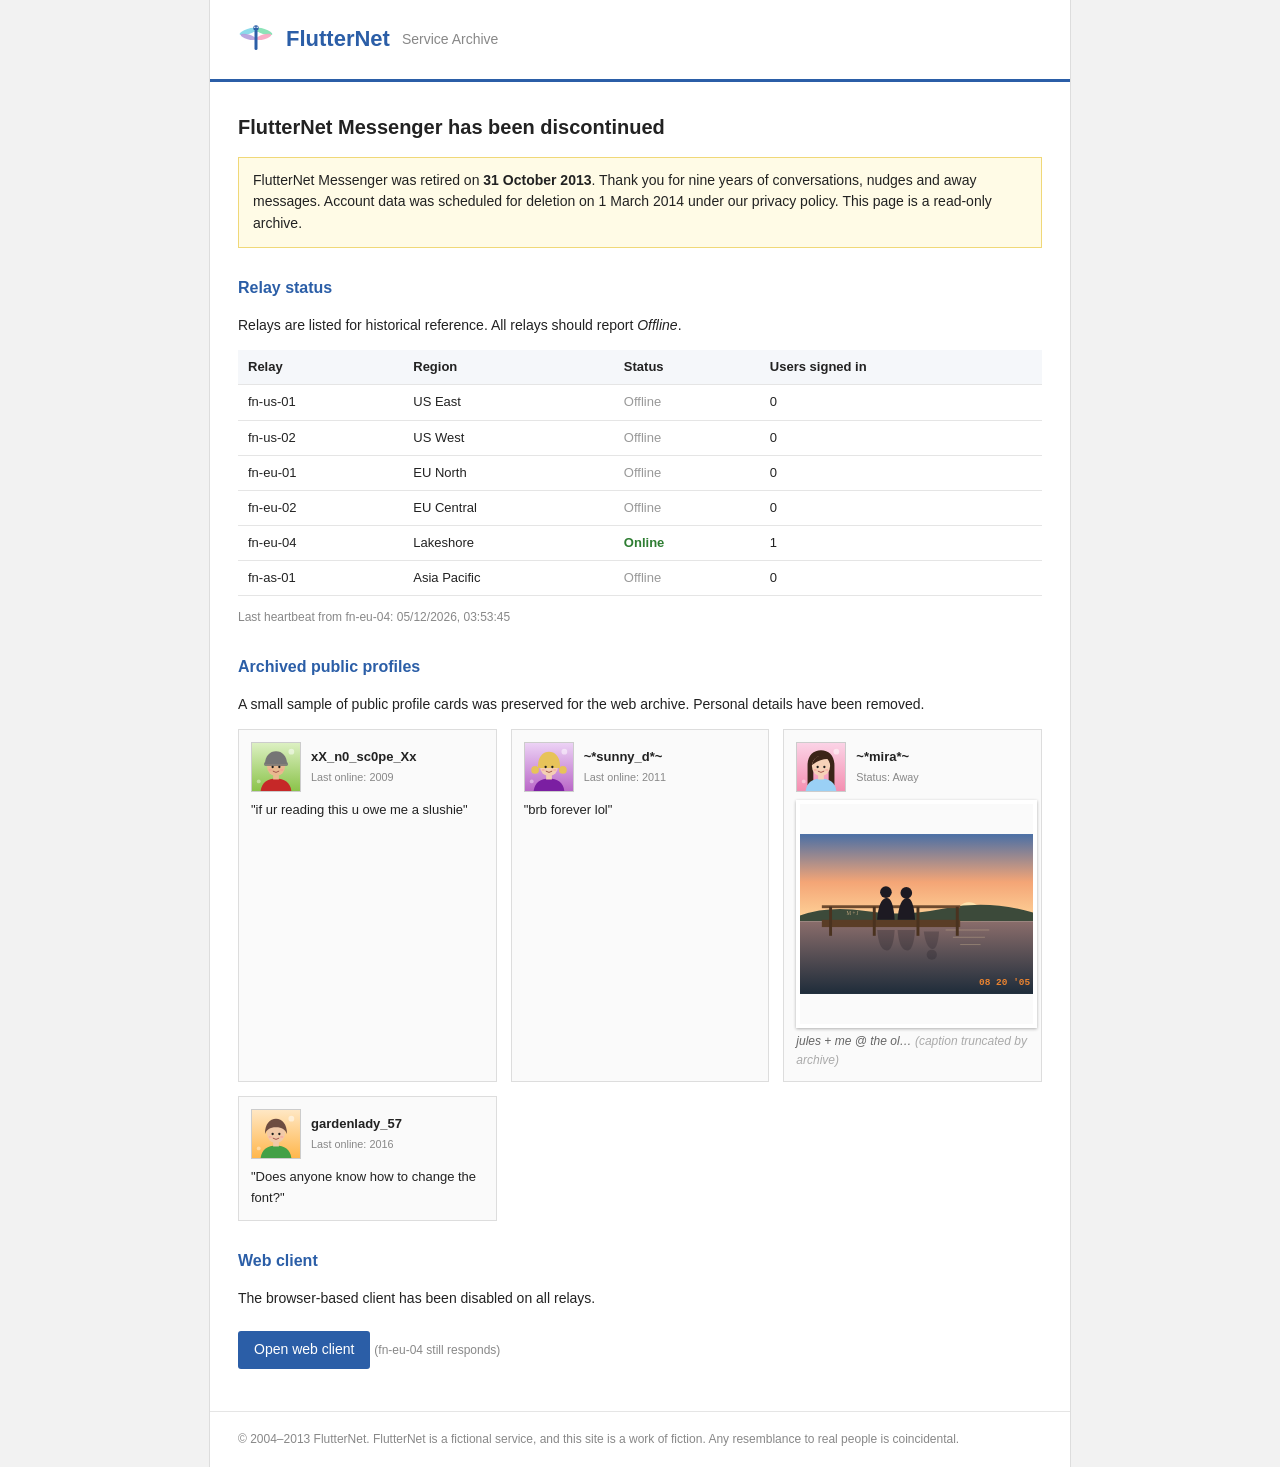
<file: index.html>
<!doctype html>
<html lang="en">
<head>
<meta charset="utf-8">
<meta name="viewport" content="width=device-width, initial-scale=1">
<title>FlutterNet Service Archive</title>
<meta name="description" content="FlutterNet Messenger was discontinued in 2013. Service archive and relay status.">
<meta name="theme-color" content="#2b5ea7">
<link rel="icon" href="data:image/svg+xml,%3Csvg xmlns='http://www.w3.org/2000/svg' viewBox='0 0 120 110'%3E%3Cellipse cx='34' cy='40' rx='30' ry='9' transform='rotate(-18 34 40)' fill='%237fd6e8'/%3E%3Cellipse cx='86' cy='40' rx='30' ry='9' transform='rotate(18 86 40)' fill='%2380e0b0'/%3E%3Cellipse cx='34' cy='58' rx='26' ry='8' transform='rotate(16 34 58)' fill='%23b39ddb'/%3E%3Cellipse cx='86' cy='58' rx='26' ry='8' transform='rotate(-16 86 58)' fill='%23f8a5c2'/%3E%3Crect x='55' y='34' width='10' height='68' rx='5' fill='%232b5ea7'/%3E%3Ccircle cx='60' cy='28' r='9' fill='%232b5ea7'/%3E%3C/svg%3E">
<style>
  body { margin: 0; background: #f2f2f2; color: #222; font: 14px/1.55 Arial, Helvetica, sans-serif; }
  .page { max-width: 860px; margin: 0 auto; background: #fff; min-height: 100vh; border-left: 1px solid #ddd; border-right: 1px solid #ddd; }
  header { display: flex; align-items: center; gap: 12px; padding: 18px 28px; border-bottom: 3px solid #2b5ea7; }
  header b { font: bold 22px Arial; color: #2b5ea7; } header span { color: #888; }
  main { padding: 8px 28px 28px; }
  h1 { font-size: 20px; margin: 22px 0 8px; } h2 { font-size: 16px; margin: 28px 0 8px; color: #2b5ea7; }
  .notice { background: #fffbe6; border: 1px solid #f0d878; padding: 12px 14px; }
  table { width: 100%; border-collapse: collapse; font-size: 13px; }
  th, td { text-align: left; padding: 7px 10px; border-bottom: 1px solid #e5e5e5; }
  th { background: #f5f7fa; font-weight: bold; }
  td.off { color: #999; } td.on { color: #2e7d32; font-weight: bold; }
  tr.live { cursor: help; } tr.live:hover td { background: #f3fbf3; }
  .tip { display: none; font-size: 12px; color: #555; background: #f3fbf3; }
  .tip.show { display: table-row; }
  .cards { display: grid; grid-template-columns: repeat(auto-fill, minmax(230px, 1fr)); gap: 14px; }
  .pcard { border: 1px solid #ddd; padding: 12px; background: #fafafa; font-size: 13px; }
  .pcard .top { display: flex; gap: 10px; align-items: center; margin-bottom: 8px; }
  .pcard .dp { width: 48px; height: 48px; border: 1px solid #ccc; flex: none; }
  .pcard b { display: block; } .pcard small { color: #888; }
  .pcard img { width: 100%; display: block; border: 4px solid #fff; box-shadow: 0 1px 3px rgba(0,0,0,.3); margin-top: 6px; }
  .pcard .cap { color: #666; font-style: italic; font-size: 12px; margin-top: 4px; }
  .launch { display: inline-block; margin-top: 8px; padding: 8px 16px; background: #2b5ea7; color: #fff; text-decoration: none; border-radius: 3px; }
  .launch:hover { background: #1f4a87; }
  footer { padding: 18px 28px; border-top: 1px solid #e5e5e5; color: #888; font-size: 12px; }
  a { color: #1a4fa0; }
  @media (max-width: 600px) { header, main, footer { padding-left: 16px; padding-right: 16px; } th:nth-child(2), td:nth-child(2) { display: none; } }
</style>
</head>
<body>
<!--
  relay fn-eu-04 was scheduled for decommission on 2013-10-31.
  it never acknowledged the shutdown command.
  ticket #4471 closed: "cannot reproduce". it is still answering.
-->
<div class="page">
  <header><span id="logo"></span><b>FlutterNet</b><span>Service Archive</span></header>
  <main>
    <h1>FlutterNet Messenger has been discontinued</h1>
    <p class="notice">FlutterNet Messenger was retired on <b>31 October 2013</b>. Thank you for nine years of conversations, nudges and away messages. Account data was scheduled for deletion on 1 March 2014 under our privacy policy. This page is a read-only archive.</p>

    <h2>Relay status</h2>
    <p>Relays are listed for historical reference. All relays should report <i>Offline</i>.</p>
    <table>
      <thead><tr><th>Relay</th><th>Region</th><th>Status</th><th>Users signed in</th></tr></thead>
      <tbody>
        <tr><td>fn-us-01</td><td>US East</td><td class="off">Offline</td><td>0</td></tr>
        <tr><td>fn-us-02</td><td>US West</td><td class="off">Offline</td><td>0</td></tr>
        <tr><td>fn-eu-01</td><td>EU North</td><td class="off">Offline</td><td>0</td></tr>
        <tr><td>fn-eu-02</td><td>EU Central</td><td class="off">Offline</td><td>0</td></tr>
        <tr class="live" id="live" tabindex="0" title="signed in: mira.vale92@flutter.net  |  status: Away since 14/06/2006 21:47">
          <td>fn-eu-04</td><td>Lakeshore</td><td class="on">Online</td><td>1</td>
        </tr>
        <tr class="tip" id="tip"><td colspan="4"></td></tr>
        <tr><td>fn-as-01</td><td>Asia Pacific</td><td class="off">Offline</td><td>0</td></tr>
      </tbody>
    </table>
    <p style="font-size:12px;color:#888">Last heartbeat from fn-eu-04: <span id="beat"></span></p>

    <h2>Archived public profiles</h2>
    <p>A small sample of public profile cards was preserved for the web archive. Personal details have been removed.</p>
    <div class="cards">
      <div class="pcard"><div class="top"><span class="dp" data-av="theo"></span><div><b>xX_n0_sc0pe_Xx</b><small>Last online: 2009</small></div></div>"if ur reading this u owe me a slushie"</div>
      <div class="pcard"><div class="top"><span class="dp" data-av="dani"></span><div><b>~*sunny_d*~</b><small>Last online: 2011</small></div></div>"brb forever lol"</div>
      <div class="pcard"><div class="top"><span class="dp" data-av="mira"></span><div><b>~*mira*~</b><small>Status: Away</small></div></div>
        <img id="pierimg" alt="jules + me @ the old pier, glass lake. we carved our names in the railing!!" title="jules + me @ the old pier, glass lake. we carved our names in the railing!!" width="320" height="220">
        <div class="cap">jules + me @ the ol… <span style="color:#aaa">(caption truncated by archive)</span></div>
      </div>
      <div class="pcard"><div class="top"><span class="dp" data-av="mom"></span><div><b>gardenlady_57</b><small>Last online: 2016</small></div></div>"Does anyone know how to change the font?"</div>
    </div>

    <h2>Web client</h2>
    <p>The browser-based client has been disabled on all relays.</p>
    <p><a class="launch" href="login.html">Open web client</a> <span style="color:#888;font-size:12px">(fn-eu-04 still responds)</span></p>
  </main>
  <footer>© 2004–2013 FlutterNet. FlutterNet is a fictional service, and this site is a work of fiction. Any resemblance to real people is coincidental.</footer>
</div>
<script src="js/art.js"></script>
<script>
  document.getElementById("logo").innerHTML = Art.logo(36);
  document.querySelectorAll("[data-av]").forEach((e) => (e.innerHTML = Art.avatar(e.dataset.av)));
  document.getElementById("pierimg").src = "data:image/svg+xml;charset=utf-8," + encodeURIComponent(Art.pier().replace("<svg ", '<svg xmlns="http://www.w3.org/2000/svg" '));
  const live = document.getElementById("live"), tip = document.getElementById("tip");
  const showTip = () => { tip.firstElementChild.textContent = live.title; tip.classList.toggle("show"); };
  live.addEventListener("click", showTip);
  live.addEventListener("keydown", (e) => { if (e.key === "Enter") showTip(); });
  const beat = () => (document.getElementById("beat").textContent = new Date().toLocaleString("en-GB"));
  beat(); setInterval(beat, 1000);
</script>
</body>
</html>
</file>
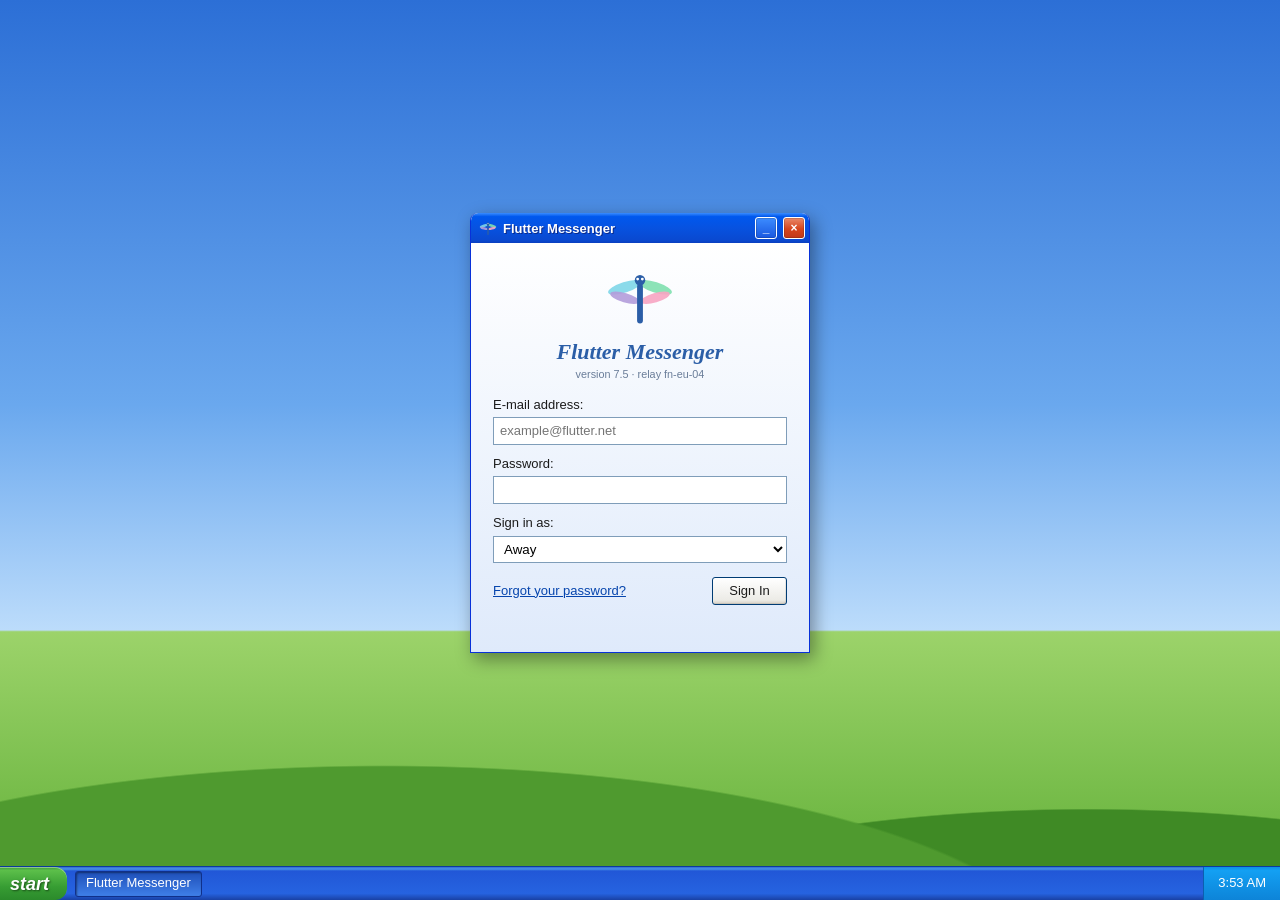
<file: app.html>
<!doctype html>
<html lang="en">
<head>
<meta charset="utf-8">
<meta name="viewport" content="width=device-width, initial-scale=1">
<title>Flutter Messenger</title>
<meta name="robots" content="noindex">
<link rel="stylesheet" href="css/xp.css">
<link rel="stylesheet" href="css/messenger.css">
</head>
<body>
<div class="desk">
  <div class="win msgr" id="msgr">
    <div class="titlebar"><span class="ico" id="ico"></span><span class="t">Flutter Messenger 7.5</span><button class="tb-btn" aria-label="Minimize">_</button><button class="tb-btn" aria-label="Maximize">□</button><button class="tb-btn close" aria-label="Sign out" id="x">×</button></div>
    <div class="menubar" role="menubar"><button><u>F</u>ile</button><button><u>E</u>dit</button><button><u>V</u>iew</button><button><u>A</u>ctions</button><button id="m-help"><u>H</u>elp</button></div>
    <div class="body">
      <div class="toolbar">
        <span class="brand"><span id="brandlogo"></span>flutter</span>
        <button class="tool" data-view="chat"><span class="ti">👥</span><span class="tl">Contacts</span></button>
        <button class="tool" id="t-nudge"><span class="ti">📳</span><span class="tl">Nudge</span></button>
        <button class="tool" data-view="space"><span class="ti">📝</span><span class="tl">Space</span></button>
        <button class="tool" data-view="inbox"><span class="ti">✉️</span><span class="tl">Inbox</span></button>
        <button class="tool" id="t-help"><span class="ti">❓</span><span class="tl">Help</span></button>
      </div>
      <div class="mob-tabs"><button class="xbtn" data-mob="contacts">Contacts</button><button class="xbtn" data-mob="chat">Window</button></div>
      <div class="cols" id="cols" data-show="contacts">
        <aside class="left">
          <div class="box" style="flex:1;min-height:0;display:flex;flex-direction:column">
            <form class="search" id="search" role="search"><input id="q" placeholder="Search contacts…" aria-label="Search contacts" autocomplete="off"><button aria-label="Search">🔍</button></form>
            <div class="clist" id="clist"></div>
          </div>
          <div class="box me" id="me"></div>
        </aside>
        <section class="right">
          <div class="box head" id="head"></div>
          <div class="pane-wrap">
            <div class="tabs" role="tablist" id="tabs">
              <button class="tab" role="tab" data-view="chat">Conversation</button>
              <button class="tab" role="tab" data-view="profile">Profile</button>
              <button class="tab" role="tab" data-view="space">Space</button>
              <button class="tab" role="tab" data-view="inbox">Inbox</button>
            </div>
            <div class="box">
              <div class="pane" id="pane" tabindex="0"></div>
              <form class="compose" id="compose" hidden><textarea id="say" aria-label="Type a message" placeholder="Type a message…"></textarea><div class="acts"><button class="xbtn" type="submit">Send</button><button class="xbtn" type="button" id="c-nudge">Nudge</button></div></form>
            </div>
          </div>
          <button class="box np" id="np" aria-label="Now playing, open recently played"></button>
        </section>
      </div>
    </div>
  </div>
</div>
<div class="taskbar">
  <button class="start" id="start" aria-haspopup="true">start</button>
  <div class="task" id="task"></div>
  <div class="tray"><button id="snd" aria-label="Sound off" title="Sound">🔇</button><span id="clock"></span></div>
</div>
<div class="toast" id="toast" role="status" aria-live="polite"><div class="titlebar"><span class="t">Flutter Messenger</span></div><div class="b"><div class="av-wrap" id="toast-av"></div><div id="toast-t"></div></div></div>
<div class="blackout" id="blackout" aria-live="polite"></div>
<script src="js/art.js"></script>
<script src="js/sealed.js"></script>
<script src="js/vault.js"></script>
<script src="js/app.js"></script>
</body>
</html>
</file>
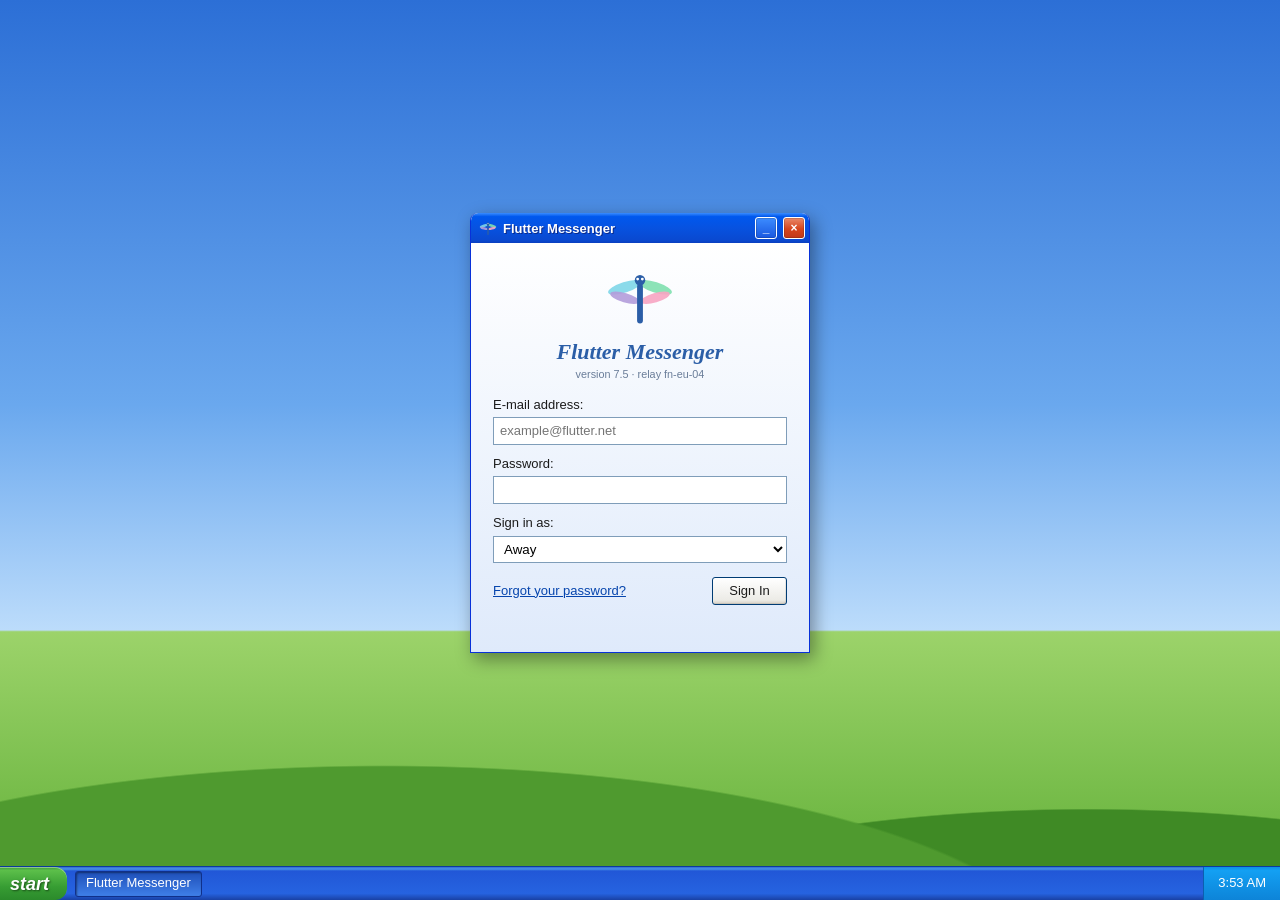
<file: login.html>
<!doctype html>
<html lang="en">
<head>
<meta charset="utf-8">
<meta name="viewport" content="width=device-width, initial-scale=1">
<title>Flutter Messenger</title>
<meta name="robots" content="noindex">
<link rel="stylesheet" href="css/xp.css">
<style>
  .stage { position: fixed; inset: 0 0 34px 0; display: grid; place-items: center; padding: 12px; }
  .login { width: min(340px, 100%); }
  .login .inner { padding: 18px 22px 20px; background: linear-gradient(180deg, #fff, #dfeafb); }
  .lg { display: flex; flex-direction: column; align-items: center; gap: 2px; margin-bottom: 14px; }
  .lg b { font: bold italic 22px "Trebuchet MS", Tahoma; color: #2b5ea7; }
  .lg small { color: #6a7d99; }
  label { display: block; margin: 10px 0 3px; }
  .row { display: flex; justify-content: space-between; align-items: center; margin-top: 14px; gap: 8px; }
  .msg { min-height: 1.4em; margin-top: 10px; color: #b00020; font-size: 12px; }
  .msg.ok { color: #2e7d32; }
  .recover { margin-top: 14px; padding: 10px; border: 1px solid #b7c9e6; background: #f5f9ff; border-radius: 4px; }
  .recover[hidden] { display: none; }
  .closed { text-align: center; color: #555; }
  .dots::after { content: ""; animation: dots 1.2s steps(4) infinite; }
  @keyframes dots { 0% { content: ""; } 25% { content: "."; } 50% { content: ".."; } 75% { content: "..."; } }
</style>
</head>
<body>
<div class="stage">
  <div class="win login" id="win" role="dialog" aria-labelledby="ttl">
    <div class="titlebar"><span class="ico" id="ico"></span><span class="t" id="ttl">Flutter Messenger</span><button class="tb-btn" aria-label="Minimize">_</button><button class="tb-btn close" aria-label="Close" onclick="location.href='index.html'">×</button></div>
    <div class="inner" id="inner">
      <div class="lg"><span id="biglogo"></span><b>Flutter Messenger</b><small>version 7.5 · relay fn-eu-04</small></div>
      <form id="f" autocomplete="off">
        <label for="email">E-mail address:</label>
        <input class="field" id="email" type="email" spellcheck="false" placeholder="example@flutter.net">
        <label for="pw">Password:</label>
        <input class="field" id="pw" type="password">
        <label for="st">Sign in as:</label>
        <select class="field" id="st"><option>Online</option><option>Busy</option><option selected>Away</option><option>Appear offline</option></select>
        <div class="row"><a href="#" id="forgot">Forgot your password?</a><button class="xbtn" type="submit">Sign In</button></div>
      </form>
      <form class="recover" id="rec" hidden autocomplete="off">
        <b>Account recovery</b>
        <p style="margin:6px 0">Answer your security question to reset your password.</p>
        <label for="ans" style="margin-top:4px"><i>Where did we carve our names?</i></label>
        <input class="field" id="ans" spellcheck="false">
        <div class="row"><span></span><button class="xbtn" type="submit">Submit</button></div>
      </form>
      <div class="msg" id="msg" role="status" aria-live="polite"></div>
    </div>
  </div>
</div>
<div class="taskbar"><button class="start" aria-label="Start">start</button><div class="task">Flutter Messenger</div><div class="tray"><span id="clock"></span></div></div>
<script src="js/art.js"></script>
<script src="js/sealed.js"></script>
<script src="js/vault.js"></script>
<script>
  const $ = (id) => document.getElementById(id);
  $("ico").innerHTML = Art.logo(18); $("biglogo").innerHTML = Art.logo(70);
  const tick = () => ($("clock").textContent = new Date().toLocaleTimeString([], { hour: "numeric", minute: "2-digit" }));
  tick(); setInterval(tick, 5000);
  if (new URLSearchParams(location.search).has("reset")) Vault.reset();

  const ACCOUNT = "mira.vale92@flutter.net";
  const msg = (t, ok) => { $("msg").textContent = t; $("msg").className = "msg" + (ok ? " ok" : ""); };
  const emailOk = () => $("email").value.trim().toLowerCase() === ACCOUNT;
  let tries = 0;

  if (Vault.has("closed")) {
    $("inner").innerHTML = `<div class="lg">${Art.logo(70)}<b>Flutter Messenger</b></div><p class="closed">This account has signed out.<br>It has not signed in again.</p><p class="closed"><a href="index.html">Back to the archive</a></p>`;
  } else if (Vault.has("login")) {
    $("email").value = ACCOUNT; msg("Welcome back. Your password was reset; press Sign In.", true);
  }

  $("f").addEventListener("submit", (e) => {
    e.preventDefault();
    if (Vault.has("login") && emailOk()) return go();
    if (!$("email").value.trim()) return msg("Please type your e-mail address.");
    if (!emailOk()) return msg("We couldn't find a FlutterNet account with that e-mail address on this relay.");
    tries++;
    msg(tries >= 2 ? "The password is incorrect. If you've forgotten it, use \"Forgot your password?\"." : "The password you typed is incorrect.");
  });
  $("forgot").addEventListener("click", (e) => {
    e.preventDefault();
    if (!emailOk()) return msg("Type the account's e-mail address first, then choose \"Forgot your password?\".");
    msg(""); $("rec").hidden = false; $("ans").focus();
  });
  $("rec").addEventListener("submit", async (e) => {
    e.preventDefault();
    msg("Checking…", true);
    const ok = await Vault.open("login", $("ans").value);
    if (!ok) return msg("That answer doesn't match our records.");
    go();
  });
  function go() {
    $("inner").innerHTML = `<div class="lg">${Art.logo(70)}<b>Flutter Messenger</b></div><p style="text-align:center">Signing in<span class="dots"></span></p><p style="text-align:center;color:#888;font-size:12px">Last signed in: 14/06/2006 21:47</p>`;
    setTimeout(() => (location.href = "app.html"), 2200);
  }
</script>
</body>
</html>
</file>
<file: css/xp.css>
/* Luna-style desktop chrome, recreated in CSS (no copied assets). */
:root {
  --font: Tahoma, "Segoe UI", Verdana, sans-serif;
  --title-1: #0a246a; --title-2: #0058ee; --title-3: #3d95ff;
  --face: #ece9d8;
  --panel: #f5f8fe;
  --panel-2: #dfe9f9;
  --edge: #7f9db9;
  --ink: #1b1b1b;
  --muted: #555;
  --link: #0645ad;
  --pink: #fcdcea; --pink-edge: #e9a2c2;
  --blue: #d7e8fb; --blue-edge: #8fb5e3;
}
* { box-sizing: border-box; }
html, body { height: 100%; }
body {
  margin: 0; font: 13px/1.4 var(--font); color: var(--ink);
  /* an original rolling-hill desktop */
  background:
    radial-gradient(140% 60% at 30% 108%, #4f9a2f 0 38%, transparent 38.3%),
    radial-gradient(120% 55% at 85% 112%, #3f8a25 0 40%, transparent 40.3%),
    linear-gradient(180deg, #2c6fd6 0%, #6aa8ee 45%, #bcdcfb 70%, #9cd36a 70.2%, #5fae36 100%);
  background-attachment: fixed;
  overflow: hidden;
}
button, input, textarea { font: inherit; color: inherit; }
:focus-visible { outline: 2px dotted #000; outline-offset: 2px; }

/* ---------- Window ---------- */
.win {
  display: flex; flex-direction: column;
  background: var(--face);
  border: 1px solid #0831d9; border-top: 0;
  border-radius: 8px 8px 0 0;
  box-shadow: 0 0 0 1px rgba(255,255,255,.25) inset, 4px 6px 18px rgba(0,0,0,.4);
  overflow: hidden;
}
.titlebar {
  display: flex; align-items: center; gap: 6px; height: 30px; padding: 0 4px 0 8px; flex: none;
  background: linear-gradient(180deg, #3a8cff 0%, var(--title-2) 12%, #0752e0 50%, #0a49d0 90%, #0a3fc0 100%);
  color: #fff; font: bold 13px var(--font); text-shadow: 1px 1px #0b2a8a;
  border-radius: 7px 7px 0 0; user-select: none;
}
.titlebar .ico { width: 18px; height: 18px; display: grid; place-items: center; }
.titlebar .t { flex: 1; white-space: nowrap; overflow: hidden; text-overflow: ellipsis; }
.tb-btn {
  width: 22px; height: 22px; border-radius: 3px; border: 1px solid #fff; padding: 0; cursor: pointer;
  background: linear-gradient(180deg, #3c8cff, #1957e0); color: #fff; font: bold 12px/1 var(--font);
  box-shadow: inset 0 0 0 1px rgba(0,0,0,.15); display: grid; place-items: center;
}
.tb-btn.close { background: linear-gradient(180deg, #e98a6a, #d6451d 55%, #c0381a); }
.tb-btn:hover { filter: brightness(1.15); }
.menubar { display: flex; gap: 2px; padding: 2px 4px; background: var(--face); border-bottom: 1px solid #d0cdbd; flex: none; }
.menubar button { background: none; border: 0; padding: 2px 7px; cursor: pointer; }
.menubar button:hover { background: #316ac5; color: #fff; }
.menubar u { text-decoration: underline; }

/* ---------- XP controls ---------- */
.xbtn {
  min-width: 75px; padding: 4px 12px; cursor: pointer; border-radius: 3px;
  border: 1px solid #003c74; background: linear-gradient(180deg, #fff, #ecebe6 85%, #d6d0c5);
  box-shadow: inset -1px -1px 0 rgba(0,0,0,.08);
}
.xbtn:hover { box-shadow: inset 0 0 0 2px #f8b636; }
.xbtn:active { background: linear-gradient(180deg, #e2e0d8, #f3f2ec); }
.field { width: 100%; padding: 4px 6px; border: 1px solid var(--edge); background: #fff; }
.field:focus { outline: 1px solid #316ac5; }
a { color: var(--link); }

/* ---------- Taskbar ---------- */
.taskbar {
  position: fixed; left: 0; right: 0; bottom: 0; height: 34px; z-index: 50; display: flex; align-items: center;
  background: linear-gradient(180deg, #3168d5 0%, #4993e6 6%, #2157d7 12%, #2663e0 80%, #1941a5 100%);
  border-top: 1px solid #0c3a9e;
}
.start {
  height: 100%; display: flex; align-items: center; gap: 6px; padding: 0 18px 0 10px; border: 0; cursor: pointer;
  background: linear-gradient(180deg, #3c9a3c 0%, #5cbf4a 10%, #379d33 60%, #2b8a2b 100%);
  border-radius: 0 12px 12px 0; color: #fff; font: italic bold 18px/1 "Trebuchet MS", var(--font);
  text-shadow: 1px 1px 2px rgba(0,0,0,.5); box-shadow: inset 0 1px 0 rgba(255,255,255,.4);
}
.task {
  margin-left: 8px; height: 26px; max-width: 220px; display: flex; align-items: center; gap: 6px; padding: 0 10px;
  color: #fff; border-radius: 3px; background: linear-gradient(180deg, #1e4fb8, #3f7fe8); border: 1px solid #10308a;
  white-space: nowrap; overflow: hidden; text-overflow: ellipsis; box-shadow: inset 1px 1px 2px rgba(0,0,0,.4);
}
.tray {
  margin-left: auto; height: 100%; display: flex; align-items: center; gap: 10px; padding: 0 14px;
  color: #fff; background: linear-gradient(180deg, #0c8fe6, #13a0f3 10%, #0d84d8); border-left: 1px solid #0b5fb0;
}
.tray button { background: none; border: 0; color: #fff; cursor: pointer; padding: 0; font-size: 14px; }

/* ---------- Balloon / toast ---------- */
.toast {
  position: fixed; right: 12px; bottom: 44px; z-index: 60; width: 240px;
  background: linear-gradient(180deg, #fff, #e6efff); border: 1px solid #5a7edc; border-radius: 6px 6px 0 0;
  box-shadow: 2px 4px 12px rgba(0,0,0,.35); transform: translateY(140%); transition: transform .5s ease-out;
}
.toast.show { transform: none; }
.toast .titlebar { height: 22px; font-size: 11px; }
.toast .b { display: flex; gap: 10px; padding: 10px; align-items: center; }
.toast .b .av-wrap { width: 44px; height: 44px; flex: none; border: 1px solid #999; }

/* ---------- Effects ---------- */
@keyframes nudge { 0%,100% { transform: translate(0,0); } 10% { transform: translate(-8px,3px); } 20% { transform: translate(7px,-4px); } 30% { transform: translate(-6px,-2px); } 40% { transform: translate(8px,4px); } 50% { transform: translate(-5px,3px); } 60% { transform: translate(5px,-3px); } 70% { transform: translate(-3px,2px); } 80% { transform: translate(3px,-1px); } }
.shake { animation: nudge .6s linear; }
@media (prefers-reduced-motion: reduce) { .shake { animation: none; } .toast { transition: none; } }
</file>
<file: css/messenger.css>
/* Flutter Messenger 7.5 layout, after the 2005 desktop clients. */
.desk { position: fixed; inset: 0 0 34px 0; display: grid; place-items: center; padding: 16px; }
.msgr { width: min(1000px, 100%); height: min(760px, 100%); }
.msgr .body { flex: 1; min-height: 0; display: flex; flex-direction: column; background: linear-gradient(180deg, #c7dbf7, #e9f1fd 140px); }

/* toolbar */
.toolbar { display: flex; align-items: center; gap: 4px; padding: 6px 12px; flex: none;
  background: linear-gradient(180deg, #e8f0fd, #c4d7f5); border-bottom: 1px solid #a5bfe6; }
.brand { display: flex; align-items: center; gap: 6px; margin-right: 18px; font: bold italic 26px/1 "Trebuchet MS", var(--font); color: #fff;
  text-shadow: 0 1px 0 #2b5ea7, 0 -1px 0 #2b5ea7, 1px 0 0 #2b5ea7, -1px 0 0 #2b5ea7, 2px 3px 4px rgba(0,0,0,.25); letter-spacing: -.5px; }
.tool { display: flex; flex-direction: column; align-items: center; gap: 2px; min-width: 64px; padding: 4px 8px; border: 1px solid transparent; border-radius: 4px; background: none; cursor: pointer; font-size: 12px; }
.tool:hover { border-color: #8fb5e3; background: linear-gradient(180deg, #fff, #e3eefc); }
.tool .ti { font-size: 22px; line-height: 1; filter: drop-shadow(0 1px 1px rgba(0,0,0,.25)); }
.tool[aria-pressed="true"] { border-color: #8fb5e3; background: #fff; }

.cols { flex: 1; min-height: 0; display: grid; grid-template-columns: 300px 1fr; gap: 10px; padding: 10px; }

/* left: contacts */
.left { display: flex; flex-direction: column; gap: 10px; min-height: 0; }
.box { background: #fff; border: 1px solid var(--edge); border-radius: 6px; box-shadow: inset 0 1px 0 #fff, 0 1px 2px rgba(0,0,0,.08); }
.search { display: flex; gap: 4px; padding: 6px; border-bottom: 1px solid #dbe5f3; }
.search input { flex: 1; border: 1px solid var(--edge); border-radius: 3px; padding: 4px 6px; }
.search button { border: 1px solid var(--edge); border-radius: 3px; background: linear-gradient(#fff, #dde8f7); cursor: pointer; width: 28px; }
.clist { flex: 1; min-height: 0; overflow: auto; display: flex; flex-direction: column; }
.group { padding: 6px 8px; font-weight: bold; color: #1a3a8f; background: linear-gradient(180deg, #f3f7fd, #e5eefb); border-bottom: 1px solid #dbe5f3; display: flex; gap: 6px; align-items: center; }
.contact { display: grid; grid-template-columns: 38px 1fr; gap: 8px; align-items: center; padding: 5px 8px; border: 0; background: none; text-align: left; cursor: pointer; border-bottom: 1px solid #f0f3f8; }
.contact:hover { background: #eef4fd; }
.contact.sel { background: #d6e6fb; }
.contact .dp { width: 38px; height: 38px; border: 1px solid #b3c4dc; background: #fff; overflow: hidden; }
.contact .n { font-weight: bold; display: flex; align-items: center; gap: 5px; }
.contact .n i { width: 9px; height: 9px; border-radius: 50%; flex: none; background: #9e9e9e; box-shadow: inset 0 1px 0 rgba(255,255,255,.6); }
.contact .n i.away { background: #ffb300; } .contact .n i.online { background: #43c33c; } .contact .n i.typing { background: #43c33c; animation: blink 1s steps(2) infinite; }
.contact .pm { color: #666; font-size: 12px; white-space: nowrap; overflow: hidden; text-overflow: ellipsis; }
@keyframes blink { 50% { opacity: .2; } }

.me { display: grid; grid-template-columns: 96px 1fr; gap: 10px; padding: 8px; align-items: center; }
.me .dp { width: 96px; height: 96px; border: 2px solid #fff; outline: 1px solid #8aa6cf; box-shadow: 0 2px 6px rgba(0,0,0,.25); }
.me .n { font-weight: bold; font-size: 15px; }
.me .st { color: #a66b00; font-size: 12px; }

/* right: conversation area */
.right { display: flex; flex-direction: column; min-height: 0; gap: 10px; }
.head { display: flex; gap: 12px; align-items: center; padding: 10px; background: linear-gradient(180deg, #fff, #fbe8f1); }
.head .dp { width: 76px; height: 76px; border: 2px solid #fff; outline: 1px solid #c49ab0; flex: none; }
.head h2 { margin: 0; font: bold 22px/1.1 "Trebuchet MS", var(--font); }
.head .sub { color: #555; }
.tabs { display: flex; gap: 2px; padding: 0 10px; }
.tab { padding: 5px 12px; border: 1px solid var(--edge); border-bottom: 0; border-radius: 5px 5px 0 0; background: linear-gradient(#fff, #e3ebf6); cursor: pointer; }
.tab[aria-selected="true"] { background: #fff; position: relative; top: 1px; font-weight: bold; }
.pane { flex: 1; min-height: 0; overflow: auto; padding: 14px; border-radius: 0 6px 6px 6px; }
.pane-wrap { flex: 1; min-height: 0; display: flex; flex-direction: column; }
.pane-wrap .box { flex: 1; min-height: 0; display: flex; flex-direction: column; border-radius: 0 6px 6px 6px; }

/* chat bubbles */
.day { text-align: center; color: #7a8aa3; font-size: 11px; margin: 14px 0 8px; }
.day::before, .day::after { content: ""; display: inline-block; width: 40px; height: 1px; background: #c9d5e6; vertical-align: middle; margin: 0 8px; }
.msg { display: flex; flex-direction: column; align-items: flex-start; margin: 4px 0; }
.msg.mine { align-items: flex-end; }
.bubble { position: relative; max-width: 78%; padding: 8px 14px; border-radius: 16px; background: var(--pink); border: 1px solid var(--pink-edge); font-size: 14px; line-height: 1.35; word-wrap: break-word; }
.msg.mine .bubble { background: var(--blue); border-color: var(--blue-edge); }
.bubble::after { content: ""; position: absolute; bottom: -1px; left: 10px; width: 12px; height: 10px; background: inherit; border-left: 1px solid var(--pink-edge); border-bottom: 1px solid var(--pink-edge); transform: skewX(40deg); transform-origin: bottom; border-radius: 0 0 0 4px; }
.msg.mine .bubble::after { left: auto; right: 10px; transform: skewX(-40deg); border-left: 0; border-right: 1px solid var(--blue-edge); border-color: var(--blue-edge); border-radius: 0 0 4px 0; }
.meta { font-size: 11px; color: #8592a6; margin: 2px 8px 0; }
.meta.wrong { color: #b0003a; }
.sys { text-align: center; color: #666; font-style: italic; margin: 10px 0; }
.late .bubble { background: #eef1f4; border-color: #b9c3cc; color: #34424e; }
.late .bubble::after { border-color: #b9c3cc; }
.emo { width: 18px; height: 18px; vertical-align: -4px; }
.typing { color: #888; font-style: italic; padding: 4px 2px; }

/* compose */
.compose { display: grid; grid-template-columns: 1fr auto; gap: 8px; padding: 8px; border-top: 1px solid #dbe5f3; background: #f6f9fe; border-radius: 0 0 6px 6px; }
.compose textarea { resize: none; height: 54px; border: 1px solid var(--edge); padding: 6px; }
.compose .acts { display: flex; flex-direction: column; gap: 4px; }
.compose[hidden] { display: none; }

/* now playing */
.np { display: grid; grid-template-columns: 54px 1fr; gap: 10px; align-items: center; padding: 8px 10px; cursor: pointer; text-align: left; border: 1px solid var(--edge); width: 100%; }
.np:hover { background: #f3f8ff; }
.np .cover { width: 54px; height: 54px; background: linear-gradient(135deg, #1e2c3a, #5b7a99 60%, #ffd59a); position: relative; overflow: hidden; }
.np .cover::after { content: ""; position: absolute; inset: 30% 0 0; background: repeating-linear-gradient(0deg, rgba(255,255,255,.18) 0 1px, transparent 1px 5px); }
.np small { color: #666; display: block; }
.np b { display: block; }
.np.glitch b { letter-spacing: 1px; color: #6b1a3a; }

/* Space, inbox, profile */
.post { border-bottom: 1px dashed #c9d5e6; padding: 12px 0 16px; }
.post h3 { margin: 0 0 4px; font: bold 17px "Trebuchet MS", var(--font); color: #c2185b; }
.post .d { color: #888; font-size: 11px; margin-bottom: 8px; }
.post p { margin: 0 0 8px; font-size: 14px; }
.lockbox { display: flex; gap: 6px; flex-wrap: wrap; align-items: center; background: #fff8e1; border: 1px solid #f0c36d; padding: 10px; border-radius: 4px; }
.lockbox input { flex: 1; min-width: 140px; }
.err { color: #b00020; font-size: 12px; min-height: 1em; width: 100%; }
.mail { width: 100%; border-collapse: collapse; }
.mail td { padding: 7px 8px; border-bottom: 1px solid #edf1f7; cursor: pointer; white-space: nowrap; overflow: hidden; text-overflow: ellipsis; max-width: 0; }
.mail tr:hover td { background: #eef4fd; }
.mail tr.unread td { font-weight: bold; }
.mail td:first-child { width: 34%; } .mail td:last-child { width: 96px; color: #777; }
.letter h3 { margin: 0 0 6px; font-size: 16px; }
.letter .from { color: #555; margin-bottom: 12px; }
.letter pre { white-space: pre-wrap; font: 14px/1.5 var(--font); margin: 0 0 12px; }
.letter table { border-collapse: collapse; margin: 8px 0 14px; font-size: 12px; }
.letter th, .letter td { border: 1px solid #c9d5e6; padding: 4px 8px; text-align: left; }
.letter th { background: #eef3fb; }
.letter code { font-family: "Courier New", monospace; }
.card { display: grid; grid-template-columns: 120px 1fr; gap: 14px; }
.card .dp { width: 120px; height: 120px; border: 2px solid #fff; outline: 1px solid #8aa6cf; }
.card dl { margin: 0; display: grid; grid-template-columns: auto 1fr; gap: 4px 12px; }
.card dt { color: #666; }
.card dd { margin: 0; }
.photo { width: 100%; max-width: 420px; display: block; border: 6px solid #fff; box-shadow: 0 2px 8px rgba(0,0,0,.3); margin: 8px 0; }

/* popup windows */
.pop { position: fixed; z-index: 55; left: 50%; top: 50%; transform: translate(-50%, -55%); width: min(380px, calc(100vw - 24px)); }
.pop .inner { padding: 12px; background: #fff; }
.pop ol { margin: 0; padding-left: 22px; } .pop li { padding: 3px 0; }
.scrim { position: fixed; inset: 0; z-index: 54; background: rgba(0,0,0,.15); }

/* creepy layer */
.uneasy .contact .dp .eyes, .uneasy .head .dp .eyes { transform: translate(0, -1.5px); transition: transform 6s; }
.flat .emo path { d: path("M6.5 13h7"); }
.blackout { position: fixed; inset: 0; z-index: 90; background: #000; color: #cfd8dc; display: grid; place-items: center; text-align: center; padding: 24px; font: 15px/1.7 var(--font); opacity: 0; transition: opacity 1.4s; pointer-events: none; }
.blackout.on { opacity: 1; pointer-events: auto; }
.blackout p { max-width: 36ch; margin: 0 auto 14px; }

/* mobile: one column, contacts and chat as tabs */
.mob-tabs { display: none; }
@media (max-width: 760px) {
  .desk { padding: 0; }
  .msgr { width: 100%; height: 100%; border-radius: 0; }
  .menubar, .tool .tl { display: none; }
  .brand { font-size: 20px; margin-right: 6px; }
  .tool { min-width: 0; padding: 4px; }
  .cols { grid-template-columns: 1fr; padding: 6px; }
  .mob-tabs { display: flex; gap: 4px; padding: 6px 6px 0; }
  .mob-tabs button { flex: 1; }
  .cols[data-show="chat"] .left { display: none; }
  .cols[data-show="contacts"] .right { display: none; }
  .head .dp { width: 54px; height: 54px; } .head h2 { font-size: 17px; }
  .card { grid-template-columns: 1fr; }
  .task { display: none; }
}
</file>
